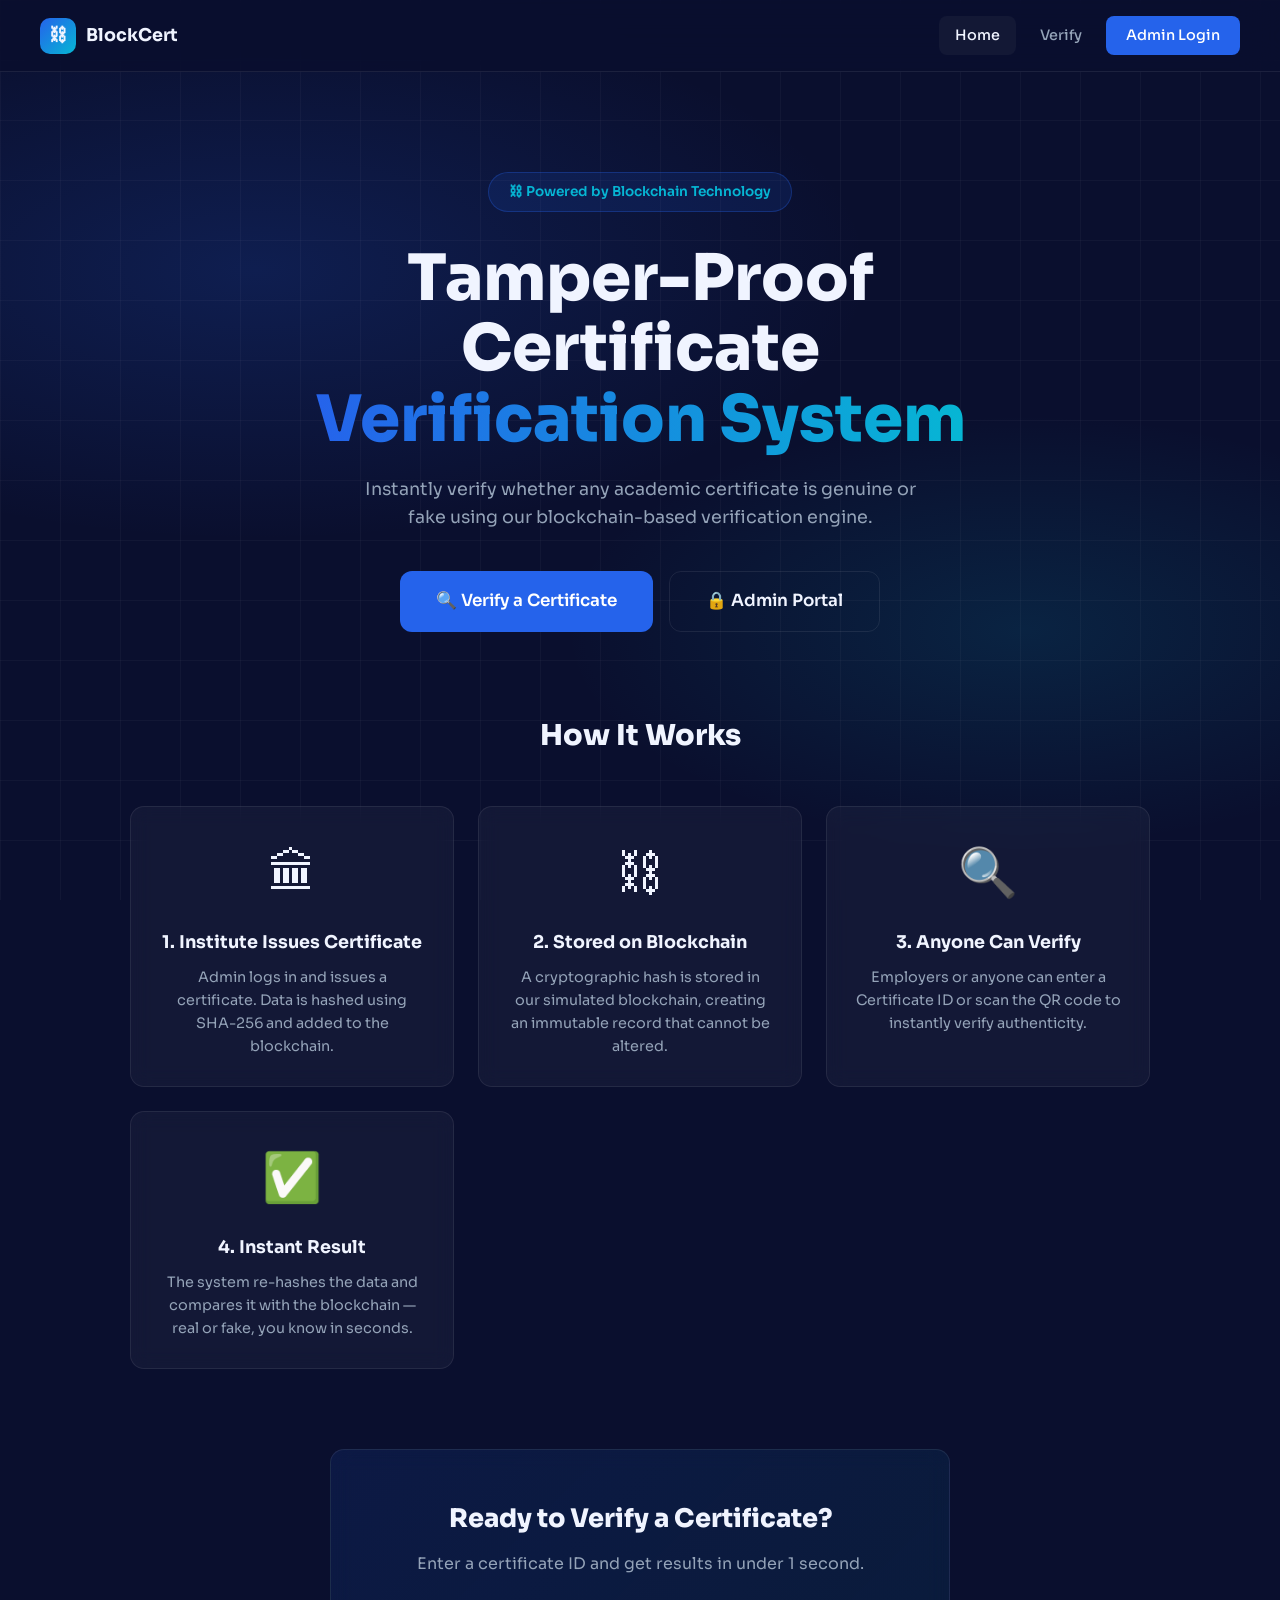
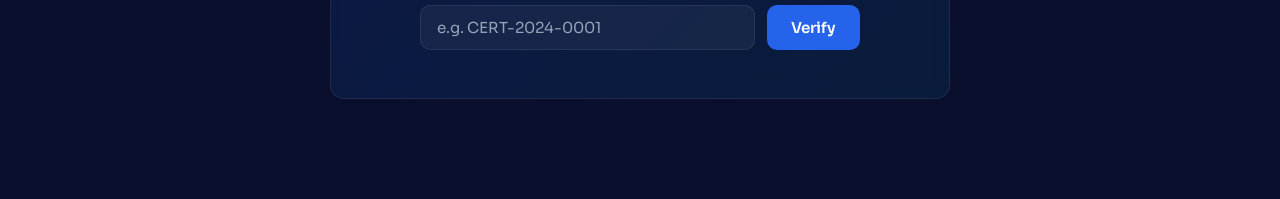
<file: frontend/index.html>
<!DOCTYPE html>
<html lang="en">
<head>
  <meta charset="UTF-8"/>
  <meta name="viewport" content="width=device-width, initial-scale=1.0"/>
  <title>BlockCert — Blockchain Certificate Verification</title>
  <link rel="stylesheet" href="css/style.css"/>
</head>
<body>
<div class="bg-mesh"></div>

<nav>
  <a href="index.html" class="nav-logo">
    <div class="logo-icon">⛓</div>
    BlockCert
  </a>
  <div class="nav-links">
    <a href="index.html" class="active">Home</a>
    <a href="pages/verify.html">Verify</a>
    <a href="pages/login.html" class="btn-nav">Admin Login</a>
  </div>
</nav>

<!-- Hero -->
<section style="text-align:center;padding:100px 40px 80px;">
  <div style="display:inline-flex;align-items:center;gap:8px;background:rgba(37,99,235,.12);border:1px solid rgba(37,99,235,.3);border-radius:20px;padding:8px 20px;margin-bottom:32px;">
    <span style="color:var(--cyan);font-size:.85rem;font-weight:600;">⛓ Powered by Blockchain Technology</span>
  </div>
  <h1 style="font-size:clamp(2.2rem,5vw,4rem);font-weight:800;line-height:1.1;margin-bottom:20px;max-width:800px;margin-inline:auto;">
    Tamper-Proof Certificate<br/>
    <span style="background:linear-gradient(90deg,var(--blue),var(--cyan));-webkit-background-clip:text;-webkit-text-fill-color:transparent;">Verification System</span>
  </h1>
  <p style="color:var(--muted);font-size:1.1rem;max-width:560px;margin:0 auto 40px;">
    Instantly verify whether any academic certificate is genuine or fake using our blockchain-based verification engine.
  </p>
  <div style="display:flex;gap:16px;justify-content:center;flex-wrap:wrap;">
    <a href="pages/verify.html" class="btn btn-primary btn-lg">🔍 Verify a Certificate</a>
    <a href="pages/login.html"  class="btn btn-outline btn-lg">🔒 Admin Portal</a>
  </div>
</section>

<!-- How it works -->
<section style="max-width:1100px;margin:0 auto;padding:0 40px 80px;">
  <h2 style="text-align:center;font-size:1.8rem;font-weight:800;margin-bottom:48px;">How It Works</h2>
  <div style="display:grid;grid-template-columns:repeat(auto-fit,minmax(240px,1fr));gap:24px;">
    <div class="card card-hover" style="text-align:center;">
      <div style="font-size:3rem;margin-bottom:16px;">🏛</div>
      <h3 style="font-size:1.1rem;font-weight:700;margin-bottom:10px;">1. Institute Issues Certificate</h3>
      <p style="color:var(--muted);font-size:.9rem;">Admin logs in and issues a certificate. Data is hashed using SHA-256 and added to the blockchain.</p>
    </div>
    <div class="card card-hover" style="text-align:center;">
      <div style="font-size:3rem;margin-bottom:16px;">⛓</div>
      <h3 style="font-size:1.1rem;font-weight:700;margin-bottom:10px;">2. Stored on Blockchain</h3>
      <p style="color:var(--muted);font-size:.9rem;">A cryptographic hash is stored in our simulated blockchain, creating an immutable record that cannot be altered.</p>
    </div>
    <div class="card card-hover" style="text-align:center;">
      <div style="font-size:3rem;margin-bottom:16px;">🔍</div>
      <h3 style="font-size:1.1rem;font-weight:700;margin-bottom:10px;">3. Anyone Can Verify</h3>
      <p style="color:var(--muted);font-size:.9rem;">Employers or anyone can enter a Certificate ID or scan the QR code to instantly verify authenticity.</p>
    </div>
    <div class="card card-hover" style="text-align:center;">
      <div style="font-size:3rem;margin-bottom:16px;">✅</div>
      <h3 style="font-size:1.1rem;font-weight:700;margin-bottom:10px;">4. Instant Result</h3>
      <p style="color:var(--muted);font-size:.9rem;">The system re-hashes the data and compares it with the blockchain — real or fake, you know in seconds.</p>
    </div>
  </div>
</section>

<!-- Verify CTA -->
<section style="max-width:700px;margin:0 auto;padding:0 40px 100px;text-align:center;">
  <div class="card" style="padding:48px;background:linear-gradient(135deg,rgba(37,99,235,.12),rgba(6,182,212,.08));">
    <h2 style="font-size:1.6rem;font-weight:800;margin-bottom:12px;">Ready to Verify a Certificate?</h2>
    <p style="color:var(--muted);margin-bottom:28px;">Enter a certificate ID and get results in under 1 second.</p>
    <div style="display:flex;gap:12px;max-width:440px;margin:0 auto;">
      <input id="quickId" type="text" class="form-control" placeholder="e.g. CERT-2024-0001" style="flex:1"/>
      <button class="btn btn-primary" onclick="quickVerify()">Verify</button>
    </div>
    <div id="quickResult" style="margin-top:20px;display:none;"></div>
  </div>
</section>

<script src="js/api.js"></script>
<script src="js/utils.js"></script>
<script>
async function quickVerify() {
  const id = document.getElementById('quickId').value.trim();
  if (!id) { showToast('Enter a certificate ID first', 'error'); return; }
  const div = document.getElementById('quickResult');
  div.style.display = 'block';
  div.innerHTML = '<div style="display:flex;justify-content:center"><div class="spinner"></div></div>';
  const { data } = await CertAPI.verify(id);
  if (data.data && data.data.valid) {
    div.innerHTML = `<div class="alert alert-success">✅ <strong>Valid Certificate!</strong> Redirecting...</div>`;
    setTimeout(() => window.location.href = `pages/result.html?id=${id}`, 1200);
  } else {
    div.innerHTML = `<div class="alert alert-error">❌ ${data.message || 'Certificate not found or invalid.'}</div>`;
  }
}
document.getElementById('quickId').addEventListener('keydown', e => { if(e.key==='Enter') quickVerify(); });
</script>
</body>
</html>
</file>
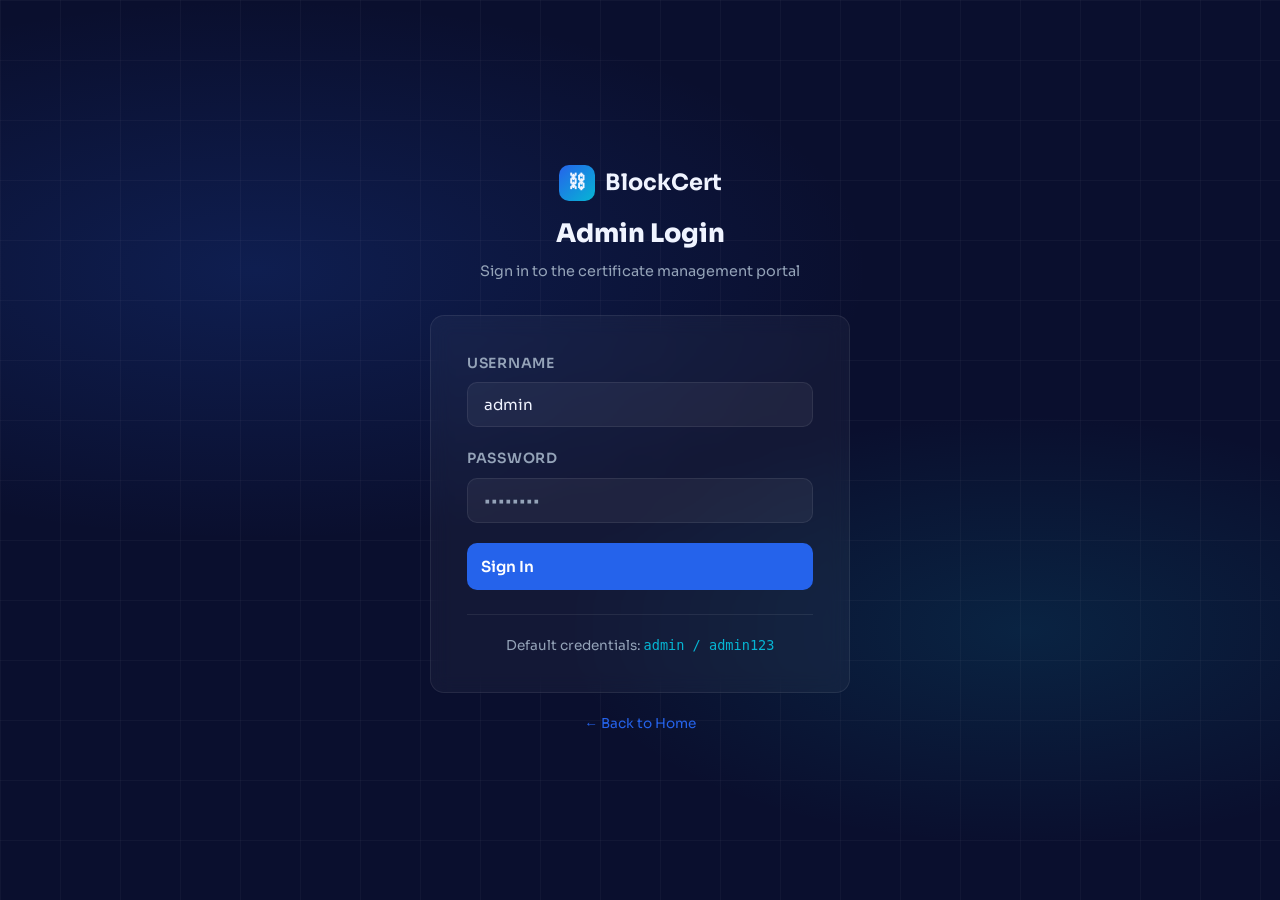
<file: frontend/pages/login.html>
<!DOCTYPE html>
<html lang="en">
<head>
  <meta charset="UTF-8"/>
  <meta name="viewport" content="width=device-width, initial-scale=1.0"/>
  <title>Admin Login — BlockCert</title>
  <link rel="stylesheet" href="../css/style.css"/>
</head>
<body>
<div class="bg-mesh"></div>
<div style="min-height:100vh;display:flex;align-items:center;justify-content:center;padding:20px;">
  <div style="width:100%;max-width:420px;">
    <div style="text-align:center;margin-bottom:32px;">
      <a href="../index.html" class="nav-logo" style="justify-content:center;font-size:1.4rem;margin-bottom:12px;display:flex;">
        <div class="logo-icon">⛓</div> BlockCert
      </a>
      <h1 style="font-size:1.6rem;font-weight:800;margin-bottom:6px;">Admin Login</h1>
      <p style="color:var(--muted);font-size:.9rem;">Sign in to the certificate management portal</p>
    </div>

    <div class="card" style="padding:36px;">
      <div id="error-box" class="alert alert-error" style="display:none;margin-bottom:20px;"></div>

      <div style="display:flex;flex-direction:column;gap:20px;">
        <div class="form-group">
          <label class="form-label">Username</label>
          <input id="username" type="text" class="form-control" placeholder="admin" value="admin"/>
        </div>
        <div class="form-group">
          <label class="form-label">Password</label>
          <input id="password" type="password" class="form-control" placeholder="••••••••"/>
        </div>
        <button id="loginBtn" class="btn btn-primary" style="width:100%;padding:14px;" onclick="doLogin()">
          Sign In
        </button>
      </div>

      <div style="margin-top:24px;padding-top:20px;border-top:1px solid var(--border);text-align:center;">
        <p style="color:var(--muted);font-size:.85rem;">Default credentials: <code style="color:var(--cyan)">admin / admin123</code></p>
      </div>
    </div>

    <p style="text-align:center;margin-top:20px;color:var(--muted);font-size:.85rem;">
      <a href="../index.html" style="color:var(--blue);text-decoration:none;">← Back to Home</a>
    </p>
  </div>
</div>

<script src="../js/api.js"></script>
<script src="../js/utils.js"></script>
<script>
// If already logged in, go to dashboard
if (isLoggedIn()) window.location.href = 'dashboard.html';

async function doLogin() {
  const username = document.getElementById('username').value.trim();
  const password = document.getElementById('password').value.trim();
  const errBox   = document.getElementById('error-box');
  const btn      = document.getElementById('loginBtn');
  errBox.style.display = 'none';

  if (!username || !password) {
    errBox.textContent = 'Please enter username and password.';
    errBox.style.display = 'flex';
    return;
  }

  setLoading(btn, true);
  try {
    const { status, data } = await AuthAPI.login(username, password);
    if (data.success && data.data.token) {
      localStorage.setItem('admin_token', data.data.token);
      localStorage.setItem('admin_user',  JSON.stringify(data.data));
      showToast('Login successful! Redirecting...', 'success');
      setTimeout(() => window.location.href = 'dashboard.html', 800);
    } else {
      errBox.textContent = data.message || 'Login failed. Check credentials.';
      errBox.style.display = 'flex';
    }
  } catch(e) {
    errBox.textContent = 'Cannot connect to server. Make sure backend is running on port 8080.';
    errBox.style.display = 'flex';
  }
  setLoading(btn, false);
}

document.getElementById('password').addEventListener('keydown', e => { if(e.key==='Enter') doLogin(); });
</script>
</body>
</html>
</file>
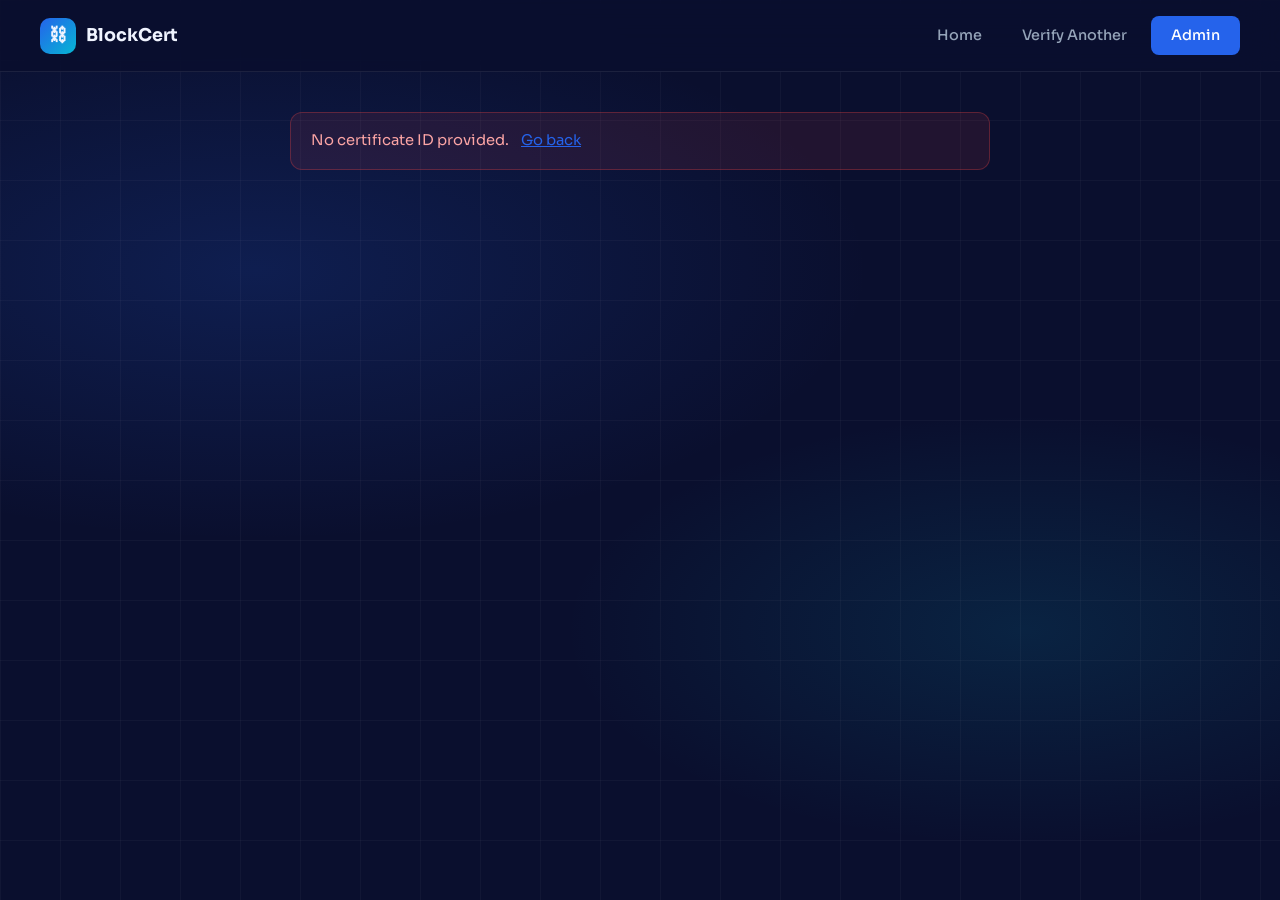
<file: frontend/pages/result.html>
<!DOCTYPE html>
<html lang="en">
<head>
  <meta charset="UTF-8"/>
  <meta name="viewport" content="width=device-width, initial-scale=1.0"/>
  <title>Verification Result — BlockCert</title>
  <link rel="stylesheet" href="../css/style.css"/>
  <style>
    .result-banner { padding: 40px; text-align: center; border-radius: 20px; margin-bottom: 28px; }
    .result-valid   { background: linear-gradient(135deg, rgba(16,185,129,.15), rgba(6,182,212,.1)); border: 2px solid rgba(16,185,129,.4); }
    .result-invalid { background: linear-gradient(135deg, rgba(239,68,68,.15), rgba(245,158,11,.08)); border: 2px solid rgba(239,68,68,.4); }
    .result-icon    { font-size: 5rem; display: block; margin-bottom: 16px; animation: pop .4s ease; }
    @keyframes pop  { from { transform: scale(0.5); opacity:0; } to { transform: scale(1); opacity:1; } }
    .detail-row     { display: flex; padding: 14px 0; border-bottom: 1px solid var(--border); gap: 16px; }
    .detail-row:last-child { border-bottom: none; }
    .detail-key     { min-width: 160px; color: var(--muted); font-size: .85rem; font-weight: 600; text-transform: uppercase; letter-spacing: .04em; }
    .detail-val     { font-size: .95rem; font-weight: 500; flex: 1; }
  </style>
</head>
<body>
<div class="bg-mesh"></div>
<nav>
  <a href="../index.html" class="nav-logo"><div class="logo-icon">⛓</div> BlockCert</a>
  <div class="nav-links">
    <a href="../index.html">Home</a>
    <a href="verify.html">Verify Another</a>
    <a href="login.html" class="btn-nav">Admin</a>
  </div>
</nav>

<div class="main" style="max-width:780px;padding-top:40px;">
  <div id="content"><div style="display:flex;justify-content:center;padding:80px"><div class="spinner"></div></div></div>
</div>

<script src="../js/api.js"></script>
<script src="../js/utils.js"></script>
<script>
const certId = getQueryParam('id');
const cached = sessionStorage.getItem('verifyResult');

async function load() {
  let result;
  try {
    if (cached) {
      result = JSON.parse(cached);
      sessionStorage.removeItem('verifyResult');
    } else if (certId) {
      const { data } = await CertAPI.verify(certId);
      result = data;
    } else {
      render(null); return;
    }
    render(result);
  } catch(e) {
    document.getElementById('content').innerHTML = '<div class="alert alert-error">Cannot connect to server.</div>';
  }
}

function render(result) {
  const el = document.getElementById('content');
  if (!result) {
    el.innerHTML = '<div class="alert alert-error">No certificate ID provided. <a href="verify.html" style="color:var(--blue)">Go back</a></div>';
    return;
  }

  const ok   = result.data?.valid ?? result.success;
  const cert = result.data?.certificate ?? (result.data?.valid != null ? null : null);
  const vr   = result.data ?? {};
  const c    = vr.certificate;

  el.innerHTML = `
    <div class="result-banner ${ok ? 'result-valid' : 'result-invalid'}">
      <span class="result-icon">${ok ? '✅' : '❌'}</span>
      <h2 style="font-size:2rem;font-weight:800;margin-bottom:8px;color:${ok ? 'var(--green)' : 'var(--red)'}">
        ${ok ? 'Certificate is VALID' : 'Certificate is INVALID'}
      </h2>
      <p style="color:var(--muted);font-size:1rem;">${vr.message || result.message || ''}</p>
      ${vr.blockchainVerified ? '<div style="margin-top:12px;"><span class="badge badge-success">⛓ Blockchain Verified</span></div>' : ''}
    </div>

    ${c ? `
    <div class="card" style="margin-bottom:20px;">
      <div class="section-title">📄 Certificate Details</div>
      <div class="detail-row"><div class="detail-key">Certificate ID</div><div class="detail-val"><span class="hash-text">${c.certificateId}</span></div></div>
      <div class="detail-row"><div class="detail-key">Student Name</div><div class="detail-val"><strong>${c.studentName}</strong></div></div>
      <div class="detail-row"><div class="detail-key">Course</div><div class="detail-val">${c.courseName}</div></div>
      <div class="detail-row"><div class="detail-key">Institute</div><div class="detail-val">${c.instituteName}</div></div>
      <div class="detail-row"><div class="detail-key">Issue Date</div><div class="detail-val">${formatDate(c.issueDate)}</div></div>
      <div class="detail-row"><div class="detail-key">Grade</div><div class="detail-val"><span class="badge badge-info">${c.grade}</span></div></div>
      <div class="detail-row"><div class="detail-key">Status</div><div class="detail-val">${c.isValid ? '<span class="badge badge-success">Active</span>' : '<span class="badge badge-danger">Revoked</span>'}</div></div>
    </div>

    <div class="card" style="margin-bottom:20px;">
      <div class="section-title">⛓ Blockchain Details</div>
      <div class="detail-row"><div class="detail-key">Data Hash (SHA-256)</div><div class="detail-val"><span class="hash-text">${c.hashValue}</span></div></div>
      ${vr.blockHash ? `<div class="detail-row"><div class="detail-key">Block Hash</div><div class="detail-val"><span class="hash-text">${vr.blockHash}</span></div></div>` : ''}
      <div class="detail-row"><div class="detail-key">Blockchain Status</div><div class="detail-val">${vr.blockchainVerified ? '<span class="badge badge-success">✓ Verified on chain</span>' : '<span class="badge badge-danger">✗ Not verified</span>'}</div></div>
    </div>

    ${c.qrCodeData ? `
    <div class="card" style="margin-bottom:20px;display:flex;align-items:center;gap:24px;flex-wrap:wrap;">
      <div>
        <div class="section-title" style="margin-bottom:8px;">📱 QR Code</div>
        <p style="color:var(--muted);font-size:.85rem;">Scan to share this verification link</p>
      </div>
      <img src="data:image/png;base64,${c.qrCodeData}" style="width:120px;height:120px;border-radius:10px;border:1px solid var(--border);"/>
    </div>` : ''}

    <div style="display:flex;gap:12px;flex-wrap:wrap;margin-bottom:40px;">
      <button class="btn btn-outline" onclick="copyToClipboard('${c.certificateId}')">📋 Copy Cert ID</button>
      <button class="btn btn-outline" onclick="downloadCertificatePDF(${JSON.stringify(c).replace(/"/g,'&quot;')})">📄 Download PDF</button>
      <a href="verify.html" class="btn btn-primary">🔍 Verify Another</a>
    </div>
    ` : `
    <div style="display:flex;gap:12px;margin-bottom:40px;">
      <a href="verify.html" class="btn btn-primary">🔍 Try Again</a>
      <a href="../index.html" class="btn btn-outline">← Home</a>
    </div>
    `}
  `;
}

load();
</script>
</body>
</html>
</file>
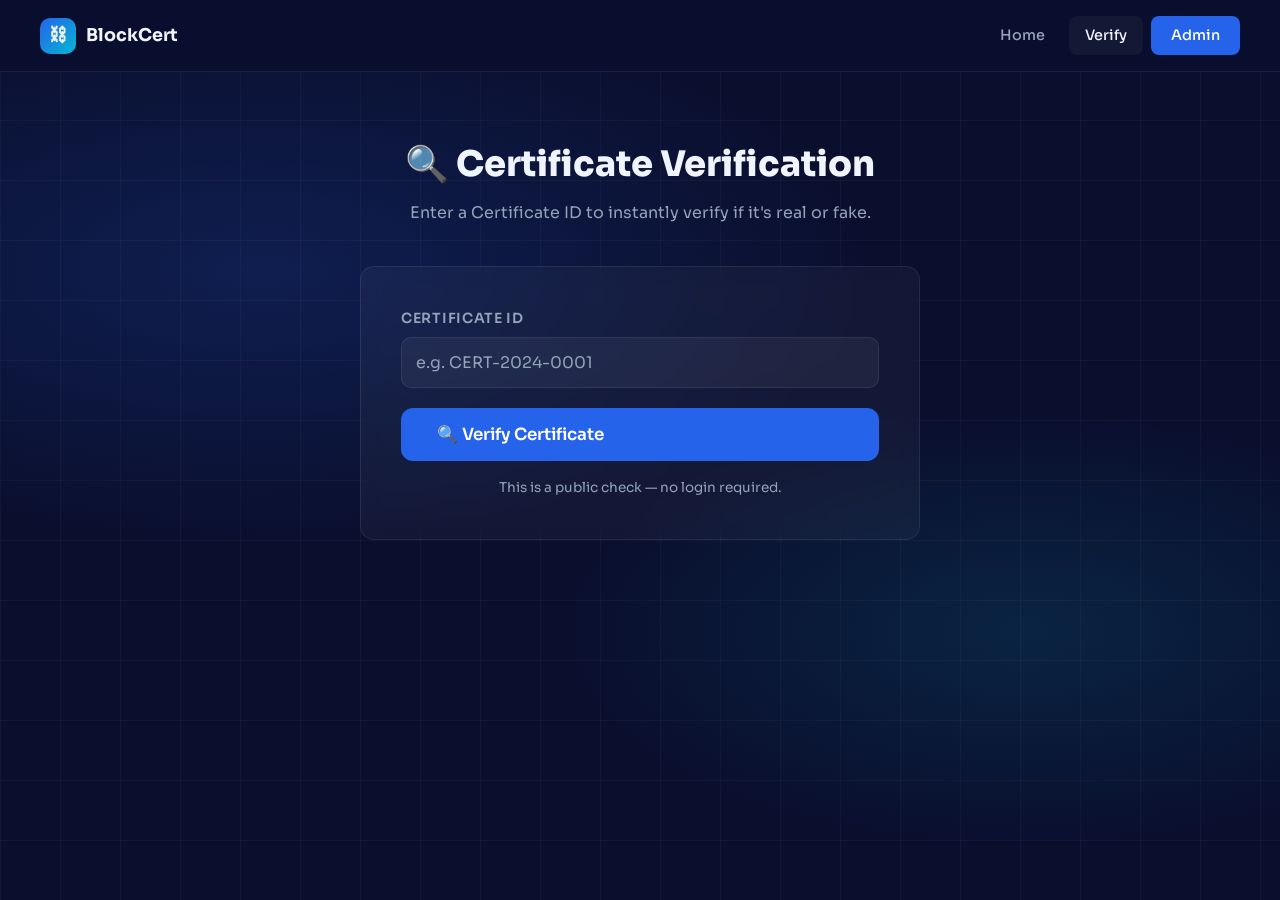
<file: frontend/pages/verify.html>
<!DOCTYPE html>
<html lang="en">
<head>
  <meta charset="UTF-8"/>
  <meta name="viewport" content="width=device-width, initial-scale=1.0"/>
  <title>Verify Certificate — BlockCert</title>
  <link rel="stylesheet" href="../css/style.css"/>
</head>
<body>
<div class="bg-mesh"></div>
<nav>
  <a href="../index.html" class="nav-logo"><div class="logo-icon">⛓</div> BlockCert</a>
  <div class="nav-links">
    <a href="../index.html">Home</a>
    <a href="verify.html" class="active">Verify</a>
    <a href="login.html" class="btn-nav">Admin</a>
  </div>
</nav>

<div class="page-header" style="text-align:center;padding:64px 40px 40px;">
  <h1 style="font-size:2.2rem;">🔍 Certificate Verification</h1>
  <p style="color:var(--muted);font-size:1rem;margin-top:8px;">Enter a Certificate ID to instantly verify if it's real or fake.</p>
</div>

<div class="main" style="max-width:640px;">
  <div class="card" style="padding:40px;">
    <div class="form-group" style="margin-bottom:20px;">
      <label class="form-label">Certificate ID</label>
      <input id="certIdInput" type="text" class="form-control" placeholder="e.g. CERT-2024-0001" style="font-size:1rem;padding:14px;"/>
    </div>
    <button id="verifyBtn" class="btn btn-primary btn-lg" style="width:100%;" onclick="doVerify()">
      🔍 Verify Certificate
    </button>
    <p style="text-align:center;color:var(--muted);font-size:.85rem;margin-top:16px;">
      This is a public check — no login required.
    </p>
  </div>

  <div id="resultArea" style="margin-top:24px;display:none;"></div>
</div>

<script src="../js/api.js"></script>
<script src="../js/utils.js"></script>
<script>
// Pre-fill if ?id= in URL
const preId = getQueryParam('id');
if (preId) {
  document.getElementById('certIdInput').value = preId;
  window.addEventListener('DOMContentLoaded', () => setTimeout(doVerify, 300));
}

async function doVerify() {
  const id  = document.getElementById('certIdInput').value.trim().toUpperCase();
  const btn = document.getElementById('verifyBtn');
  const res = document.getElementById('resultArea');

  if (!id) { showToast('Please enter a Certificate ID.', 'error'); return; }

  setLoading(btn, true, '🔍 Verify Certificate');
  res.style.display = 'none';

  try {
    const { data } = await CertAPI.verify(id);
    res.style.display = 'block';

    // Navigate to result page
    sessionStorage.setItem('verifyResult', JSON.stringify(data));
    window.location.href = `result.html?id=${id}`;
  } catch(e) {
    res.style.display = 'block';
    res.innerHTML = '<div class="alert alert-error">❌ Cannot connect to server. Make sure the backend is running on port 8080.</div>';
  }
  setLoading(btn, false, '🔍 Verify Certificate');
}

document.getElementById('certIdInput').addEventListener('keydown', e => { if(e.key==='Enter') doVerify(); });
</script>
</body>
</html>
</file>
<file: frontend/css/style.css>
/* ================================================
   Blockchain Certificate Verification System
   Global Stylesheet
   ================================================ */

@import url('https://fonts.googleapis.com/css2?family=Sora:wght@300;400;600;700;800&family=JetBrains+Mono:wght@400;600&display=swap');

/* ── CSS Variables ── */
:root {
  --navy:   #0a0f2e;
  --navy2:  #111736;
  --blue:   #2563eb;
  --cyan:   #06b6d4;
  --green:  #10b981;
  --red:    #ef4444;
  --gold:   #f59e0b;
  --white:  #f0f4ff;
  --muted:  #94a3b8;
  --card:   rgba(255,255,255,0.04);
  --border: rgba(255,255,255,0.08);
  --radius: 14px;
  --shadow: 0 8px 32px rgba(0,0,0,0.4);
  --font:   'Sora', sans-serif;
  --mono:   'JetBrains Mono', monospace;
}

/* ── Reset ── */
*, *::before, *::after { box-sizing: border-box; margin: 0; padding: 0; }
html { scroll-behavior: smooth; }
body {
  font-family: var(--font);
  background: var(--navy);
  color: var(--white);
  min-height: 100vh;
  line-height: 1.6;
}

/* ── Scrollbar ── */
::-webkit-scrollbar { width: 6px; }
::-webkit-scrollbar-track { background: var(--navy); }
::-webkit-scrollbar-thumb { background: var(--blue); border-radius: 3px; }

/* ── Animated background mesh ── */
.bg-mesh {
  position: fixed; inset: 0; z-index: -1; overflow: hidden;
  background: radial-gradient(ellipse 80% 50% at 20% 30%, rgba(37,99,235,.18) 0%, transparent 60%),
              radial-gradient(ellipse 60% 40% at 80% 70%, rgba(6,182,212,.12) 0%, transparent 60%),
              var(--navy);
}
.bg-mesh::after {
  content: '';
  position: absolute; inset: 0;
  background-image:
    linear-gradient(rgba(255,255,255,.03) 1px, transparent 1px),
    linear-gradient(90deg, rgba(255,255,255,.03) 1px, transparent 1px);
  background-size: 60px 60px;
  animation: gridMove 20s linear infinite;
}
@keyframes gridMove { to { background-position: 60px 60px; } }

/* ── Navigation ── */
nav {
  position: sticky; top: 0; z-index: 100;
  display: flex; align-items: center; justify-content: space-between;
  padding: 16px 40px;
  background: rgba(10,15,46,.85);
  backdrop-filter: blur(20px);
  border-bottom: 1px solid var(--border);
}
.nav-logo {
  display: flex; align-items: center; gap: 10px;
  font-size: 1.1rem; font-weight: 700; color: var(--white);
  text-decoration: none;
}
.nav-logo .logo-icon {
  width: 36px; height: 36px;
  background: linear-gradient(135deg, var(--blue), var(--cyan));
  border-radius: 10px;
  display: flex; align-items: center; justify-content: center;
  font-size: 18px;
}
.nav-links { display: flex; gap: 8px; align-items: center; }
.nav-links a {
  color: var(--muted); text-decoration: none;
  padding: 8px 16px; border-radius: 8px; font-size: .9rem; font-weight: 500;
  transition: all .2s;
}
.nav-links a:hover, .nav-links a.active { color: var(--white); background: var(--card); }
.nav-links .btn-nav {
  background: var(--blue); color: #fff; padding: 8px 20px; border-radius: 8px;
}
.nav-links .btn-nav:hover { background: #1d4ed8; }

/* ── Buttons ── */
.btn {
  display: inline-flex; align-items: center; gap: 8px;
  padding: 12px 24px; border-radius: 10px;
  font-family: var(--font); font-size: .95rem; font-weight: 600;
  cursor: pointer; border: none; text-decoration: none;
  transition: all .25s; white-space: nowrap;
}
.btn-primary { background: var(--blue); color: #fff; }
.btn-primary:hover { background: #1d4ed8; transform: translateY(-2px); box-shadow: 0 8px 24px rgba(37,99,235,.4); }
.btn-success { background: var(--green); color: #fff; }
.btn-success:hover { background: #059669; transform: translateY(-2px); }
.btn-danger  { background: var(--red); color: #fff; }
.btn-danger:hover { background: #dc2626; transform: translateY(-2px); }
.btn-outline {
  background: transparent; color: var(--white);
  border: 1px solid var(--border);
}
.btn-outline:hover { border-color: var(--blue); color: var(--blue); transform: translateY(-2px); }
.btn-lg { padding: 16px 36px; font-size: 1.05rem; border-radius: 12px; }
.btn-sm { padding: 8px 16px; font-size: .85rem; border-radius: 8px; }
.btn:disabled { opacity: .5; cursor: not-allowed; transform: none !important; }

/* ── Cards ── */
.card {
  background: var(--card);
  border: 1px solid var(--border);
  border-radius: var(--radius);
  padding: 28px;
  backdrop-filter: blur(10px);
}
.card-hover { transition: all .25s; }
.card-hover:hover { border-color: rgba(37,99,235,.4); transform: translateY(-4px); box-shadow: var(--shadow); }

/* ── Forms ── */
.form-group { display: flex; flex-direction: column; gap: 8px; }
.form-label { font-size: .875rem; font-weight: 600; color: var(--muted); text-transform: uppercase; letter-spacing: .05em; }
.form-control {
  width: 100%; padding: 12px 16px;
  background: rgba(255,255,255,.05);
  border: 1px solid var(--border);
  border-radius: 10px;
  color: var(--white); font-family: var(--font); font-size: .95rem;
  transition: border-color .2s;
  outline: none;
}
.form-control:focus { border-color: var(--blue); background: rgba(37,99,235,.08); }
.form-control::placeholder { color: var(--muted); }
select.form-control option { background: var(--navy2); }

/* ── Badges ── */
.badge {
  display: inline-flex; align-items: center; gap: 5px;
  padding: 4px 12px; border-radius: 20px; font-size: .78rem; font-weight: 600;
}
.badge-success { background: rgba(16,185,129,.15); color: var(--green); border: 1px solid rgba(16,185,129,.3); }
.badge-danger  { background: rgba(239,68,68,.15);  color: var(--red);   border: 1px solid rgba(239,68,68,.3); }
.badge-info    { background: rgba(6,182,212,.15);  color: var(--cyan);  border: 1px solid rgba(6,182,212,.3); }
.badge-warning { background: rgba(245,158,11,.15); color: var(--gold);  border: 1px solid rgba(245,158,11,.3); }

/* ── Tables ── */
.table-wrap { overflow-x: auto; border-radius: var(--radius); border: 1px solid var(--border); }
table { width: 100%; border-collapse: collapse; }
thead th {
  padding: 14px 20px; text-align: left;
  font-size: .8rem; font-weight: 700; text-transform: uppercase; letter-spacing: .06em; color: var(--muted);
  background: rgba(255,255,255,.03); border-bottom: 1px solid var(--border);
}
tbody td { padding: 16px 20px; border-bottom: 1px solid var(--border); font-size: .9rem; }
tbody tr:last-child td { border-bottom: none; }
tbody tr { transition: background .15s; }
tbody tr:hover { background: rgba(255,255,255,.03); }

/* ── Alerts ── */
.alert {
  display: flex; align-items: flex-start; gap: 12px;
  padding: 16px 20px; border-radius: 12px; font-size: .92rem;
}
.alert-success { background: rgba(16,185,129,.1); border: 1px solid rgba(16,185,129,.3); color: #6ee7b7; }
.alert-error   { background: rgba(239,68,68,.1);  border: 1px solid rgba(239,68,68,.3);  color: #fca5a5; }
.alert-info    { background: rgba(37,99,235,.1);  border: 1px solid rgba(37,99,235,.3);  color: #93c5fd; }

/* ── Loading spinner ── */
.spinner {
  width: 40px; height: 40px; border-radius: 50%;
  border: 3px solid var(--border);
  border-top-color: var(--blue);
  animation: spin .7s linear infinite;
}
@keyframes spin { to { transform: rotate(360deg); } }

/* ── Page header ── */
.page-header { padding: 48px 40px 32px; }
.page-header h1 { font-size: 2rem; font-weight: 800; margin-bottom: 8px; }
.page-header p  { color: var(--muted); font-size: 1rem; }

/* ── Main content wrapper ── */
.main { max-width: 1200px; margin: 0 auto; padding: 0 40px 60px; }

/* ── Hash display ── */
.hash-text {
  font-family: var(--mono); font-size: .78rem; color: var(--cyan);
  word-break: break-all; background: rgba(6,182,212,.06);
  padding: 8px 12px; border-radius: 8px; border: 1px solid rgba(6,182,212,.2);
}

/* ── Stat cards ── */
.stats-grid { display: grid; grid-template-columns: repeat(auto-fit, minmax(200px, 1fr)); gap: 20px; }
.stat-card { text-align: center; padding: 28px 20px; }
.stat-num  { font-size: 2.5rem; font-weight: 800; line-height: 1; margin-bottom: 6px; }
.stat-label{ font-size: .85rem; color: var(--muted); font-weight: 500; }

/* ── Toast notifications ── */
.toast-container { position: fixed; bottom: 24px; right: 24px; z-index: 9999; display: flex; flex-direction: column; gap: 10px; }
.toast {
  min-width: 300px; padding: 16px 20px; border-radius: 12px;
  display: flex; align-items: center; gap: 12px;
  font-size: .9rem; font-weight: 500;
  animation: toastIn .3s ease;
  box-shadow: 0 8px 32px rgba(0,0,0,.4);
}
.toast-success { background: #064e3b; border: 1px solid #10b981; color: #6ee7b7; }
.toast-error   { background: #450a0a; border: 1px solid #ef4444; color: #fca5a5; }
@keyframes toastIn { from { opacity:0; transform: translateX(40px); } to { opacity:1; transform: translateX(0); } }

/* ── Section titles ── */
.section-title { font-size: 1.3rem; font-weight: 700; margin-bottom: 20px; display: flex; align-items: center; gap: 10px; }

/* ── Modal ── */
.modal-overlay {
  display: none; position: fixed; inset: 0; z-index: 200;
  background: rgba(0,0,0,.7); backdrop-filter: blur(6px);
  align-items: center; justify-content: center;
}
.modal-overlay.active { display: flex; }
.modal { background: var(--navy2); border: 1px solid var(--border); border-radius: 20px; padding: 36px; max-width: 560px; width: 90%; max-height: 90vh; overflow-y: auto; }
.modal-header { display: flex; justify-content: space-between; align-items: center; margin-bottom: 24px; }
.modal-title  { font-size: 1.3rem; font-weight: 700; }
.modal-close  { background: none; border: none; color: var(--muted); font-size: 1.5rem; cursor: pointer; line-height: 1; }
.modal-close:hover { color: var(--white); }

/* ── Responsive ── */
@media (max-width: 768px) {
  nav { padding: 14px 20px; }
  .nav-links a:not(.btn-nav) { display: none; }
  .main { padding: 0 20px 40px; }
  .page-header { padding: 32px 20px 20px; }
  .page-header h1 { font-size: 1.5rem; }
  .stats-grid { grid-template-columns: 1fr 1fr; }
}
</file>
